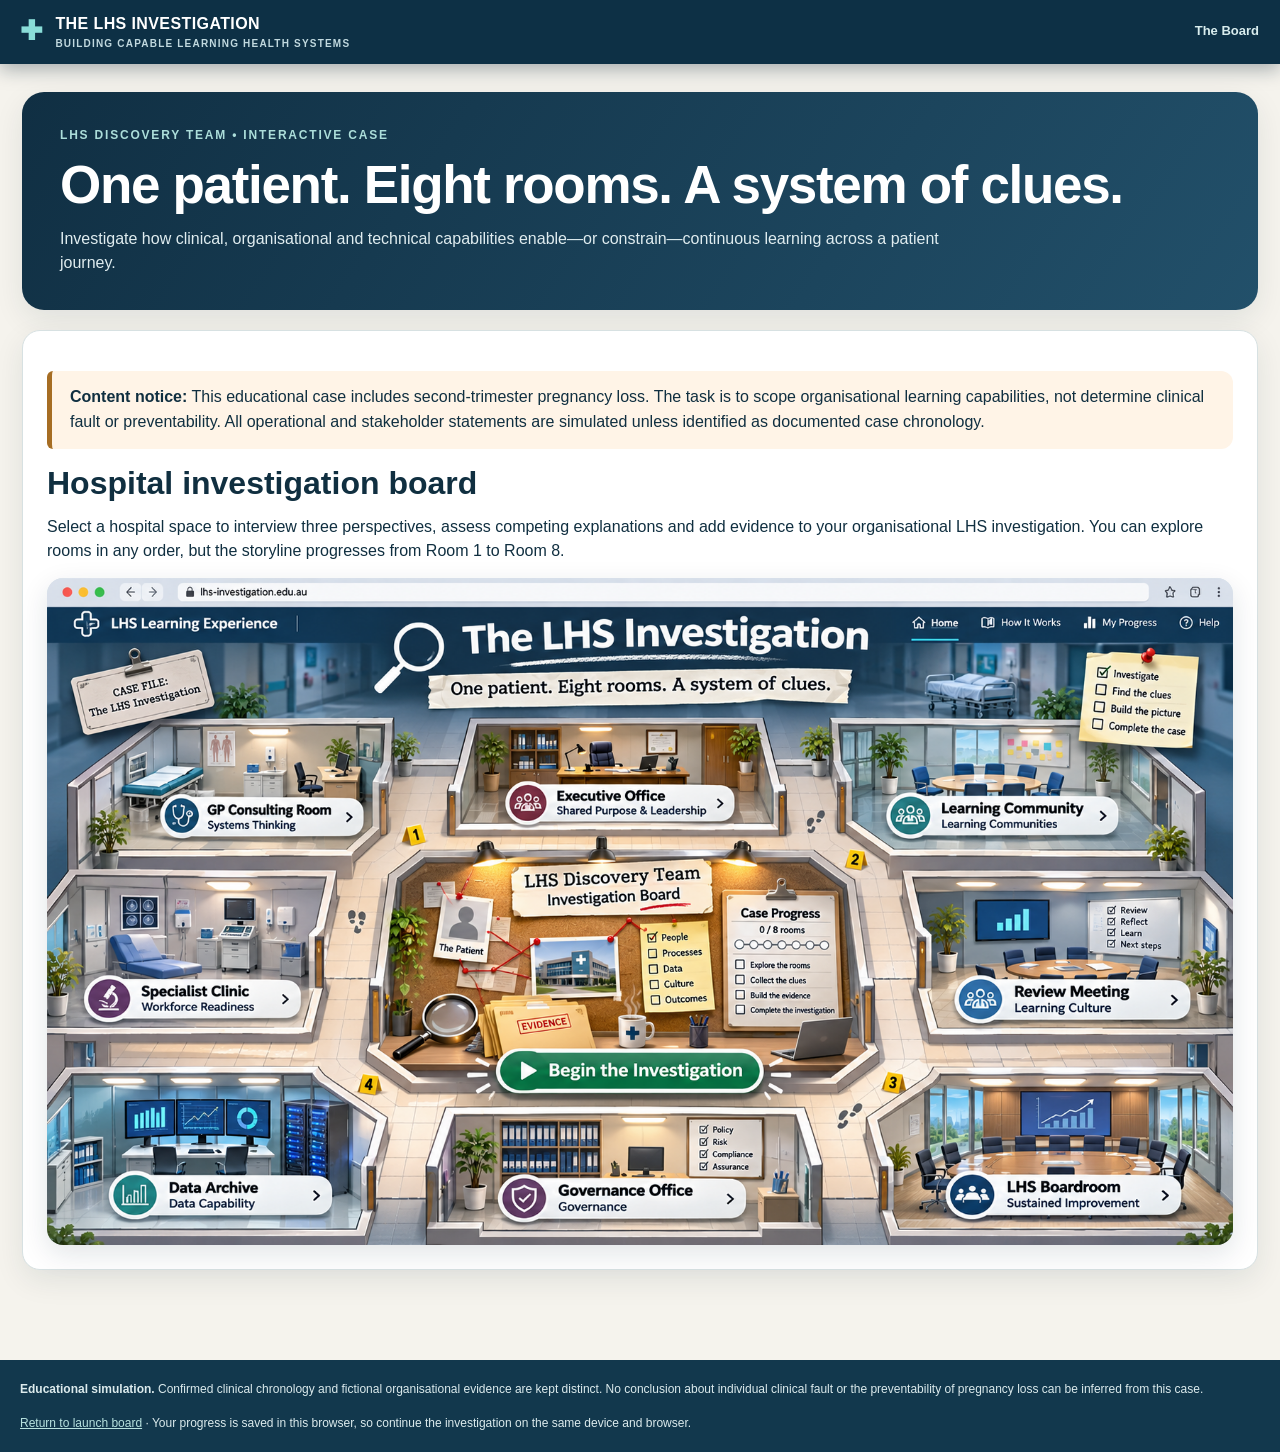
<file: index.html>
<!doctype html>
<html lang="en">
<head>
<meta charset="utf-8"><meta name="viewport" content="width=device-width,initial-scale=1">
<title>The LHS Investigation | Building Capable Learning Health Systems</title>
<meta name="description" content="Eight-room interactive Learning Health Systems discovery investigation and organisational readiness workshop.">
<link rel="stylesheet" href="styles.css">
<script defer src="room_data.js"></script><script defer src="app.js"></script>
</head><body>
<header class="topbar">
 <a href="#board" class="brand" aria-label="LHS Investigation home"><span class="brandmark">✚</span><span>THE LHS INVESTIGATION<small>Building Capable Learning Health Systems</small></span></a>
 <nav aria-label="Primary"><a href="#board">The Board</a></nav>
</header>
<div id="app" role="main"></div>
<footer class="footer"><div><b>Educational simulation.</b> Confirmed clinical chronology and fictional organisational evidence are kept distinct. No conclusion about individual clinical fault or the preventability of pregnancy loss can be inferred from this case.</div><div><a href="#board">Return to launch board</a> · Your progress is saved in this browser, so continue the investigation on the same device and browser.</div></footer>
</body></html>
</file>
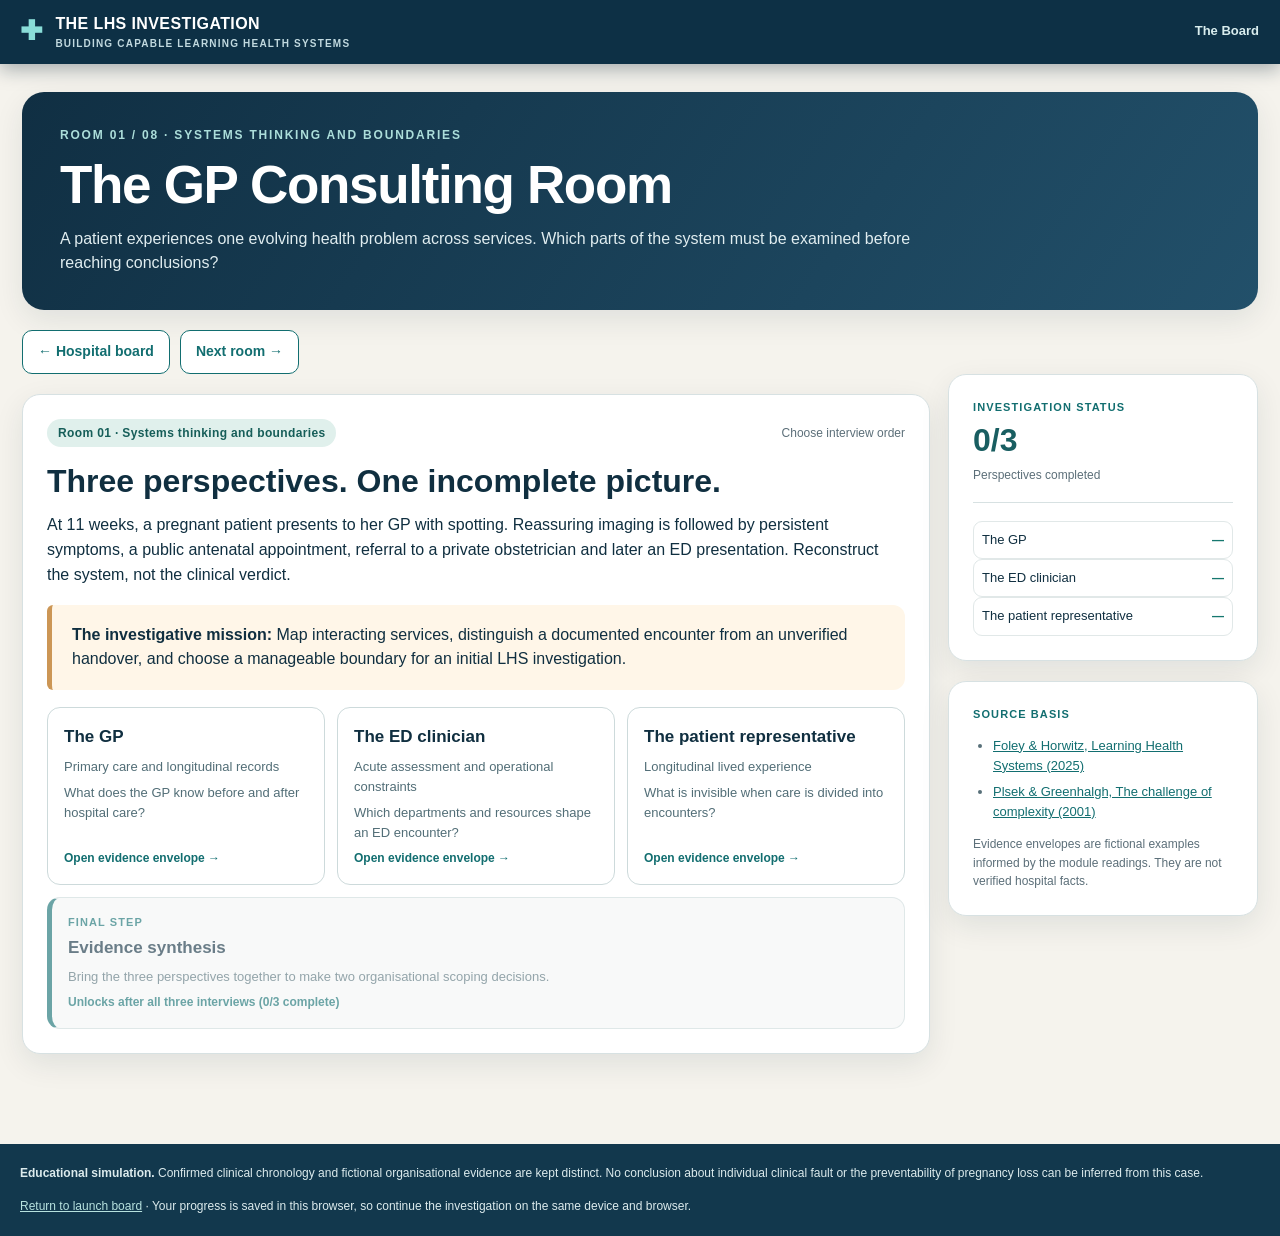
<file: Room_01_GP_Consulting_Room_Interactive.html>
<!doctype html><html lang="en"><head><meta charset="utf-8"><meta name="viewport" content="width=device-width, initial-scale=1"><meta http-equiv="refresh" content="0;url=index.html#room-1"><title>Room 01 — The GP Consulting Room</title></head><body><p>Opening Room 01: The GP Consulting Room in the LHS investigation.</p><p><a href="index.html#room-1">Open this room</a></p></body></html>
</file>
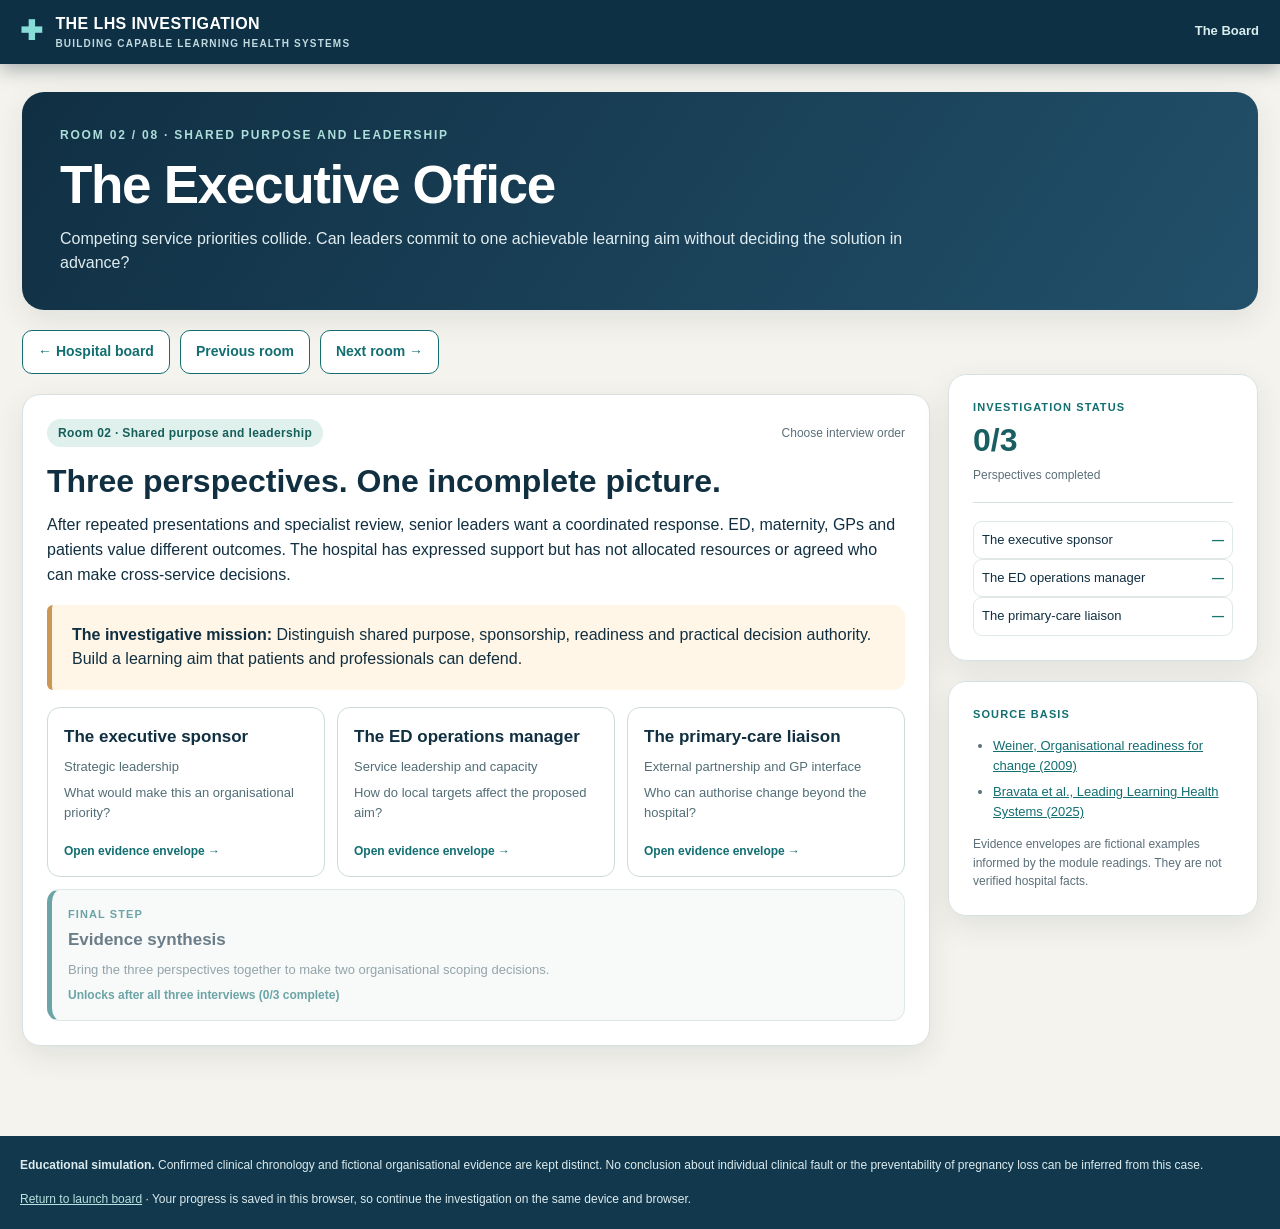
<file: Room_02_Executive_Office_Interactive.html>
<!doctype html><html lang="en"><head><meta charset="utf-8"><meta name="viewport" content="width=device-width, initial-scale=1"><meta http-equiv="refresh" content="0;url=index.html#room-2"><title>Room 02 — The Executive Office</title></head><body><p>Opening Room 02: The Executive Office in the LHS investigation.</p><p><a href="index.html#room-2">Open this room</a></p></body></html>
</file>
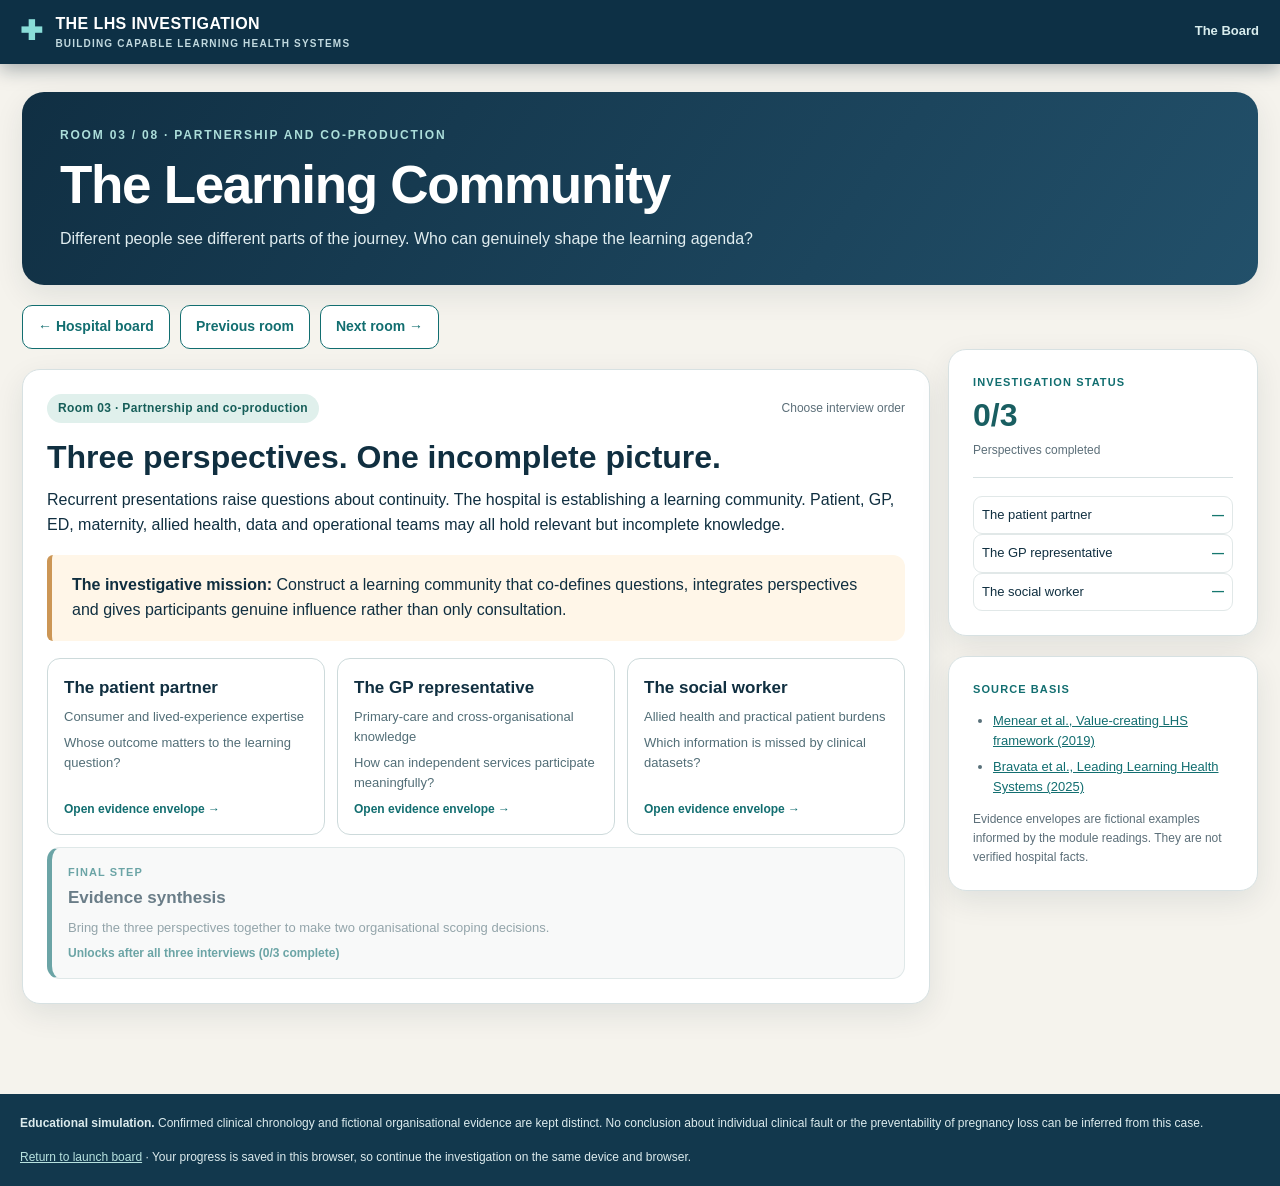
<file: Room_03_Learning_Community_Interactive.html>
<!doctype html><html lang="en"><head><meta charset="utf-8"><meta name="viewport" content="width=device-width, initial-scale=1"><meta http-equiv="refresh" content="0;url=index.html#room-3"><title>Room 03 — The Learning Community</title></head><body><p>Opening Room 03: The Learning Community in the LHS investigation.</p><p><a href="index.html#room-3">Open this room</a></p></body></html>
</file>
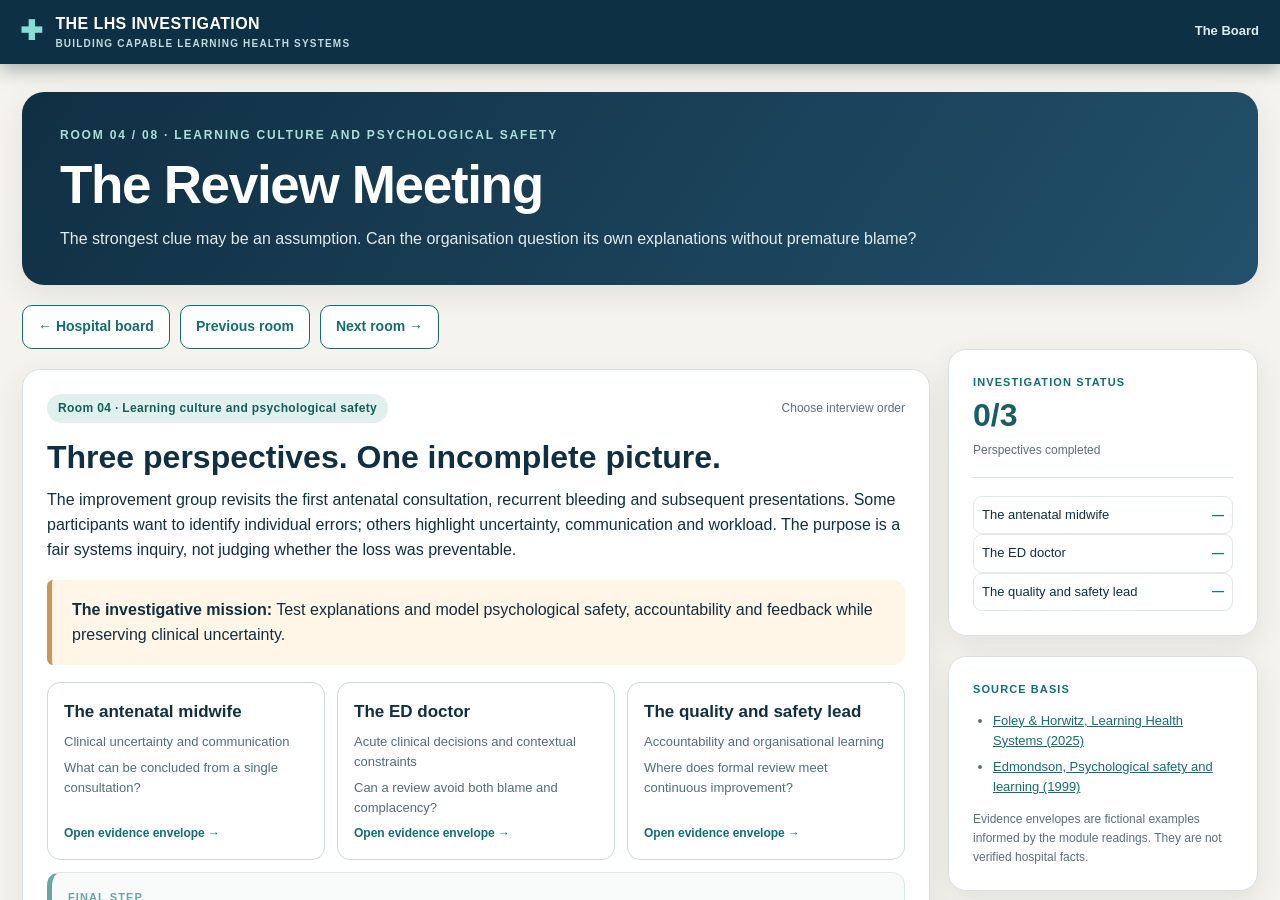
<file: Room_04_Review_Meeting_Interactive.html>
<!doctype html><html lang="en"><head><meta charset="utf-8"><meta name="viewport" content="width=device-width, initial-scale=1"><meta http-equiv="refresh" content="0;url=index.html#room-4"><title>Room 04 — The Review Meeting</title></head><body><p>Opening Room 04: The Review Meeting in the LHS investigation.</p><p><a href="index.html#room-4">Open this room</a></p></body></html>
</file>
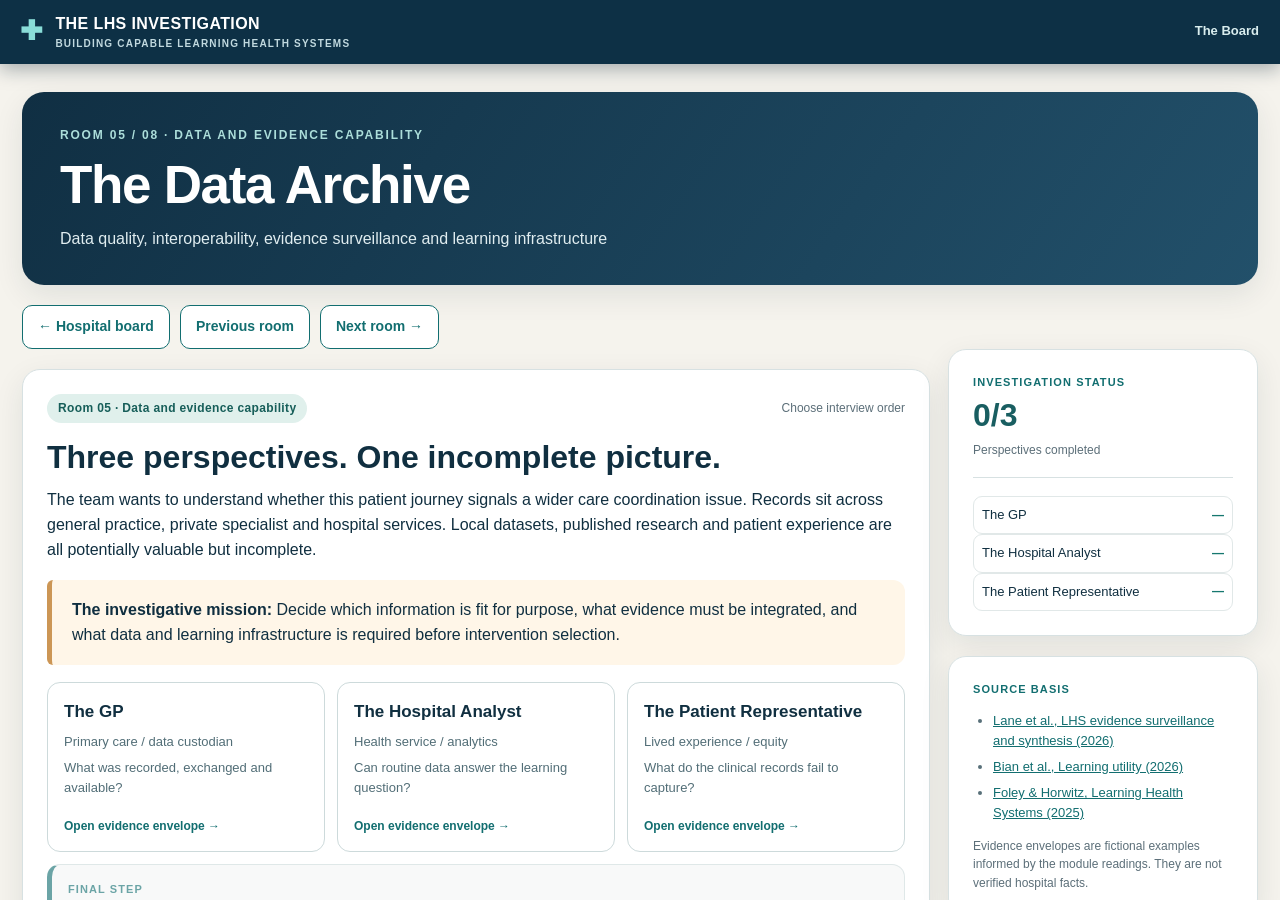
<file: Room_05_Data_Archive_Interactive.html>
<!doctype html><html lang="en"><head><meta charset="utf-8"><meta name="viewport" content="width=device-width, initial-scale=1"><meta http-equiv="refresh" content="0;url=index.html#room-5"><title>Room 05 — The Data Archive</title></head><body><p>Opening Room 05: The Data Archive in the LHS investigation.</p><p><a href="index.html#room-5">Open this room</a></p></body></html>
</file>
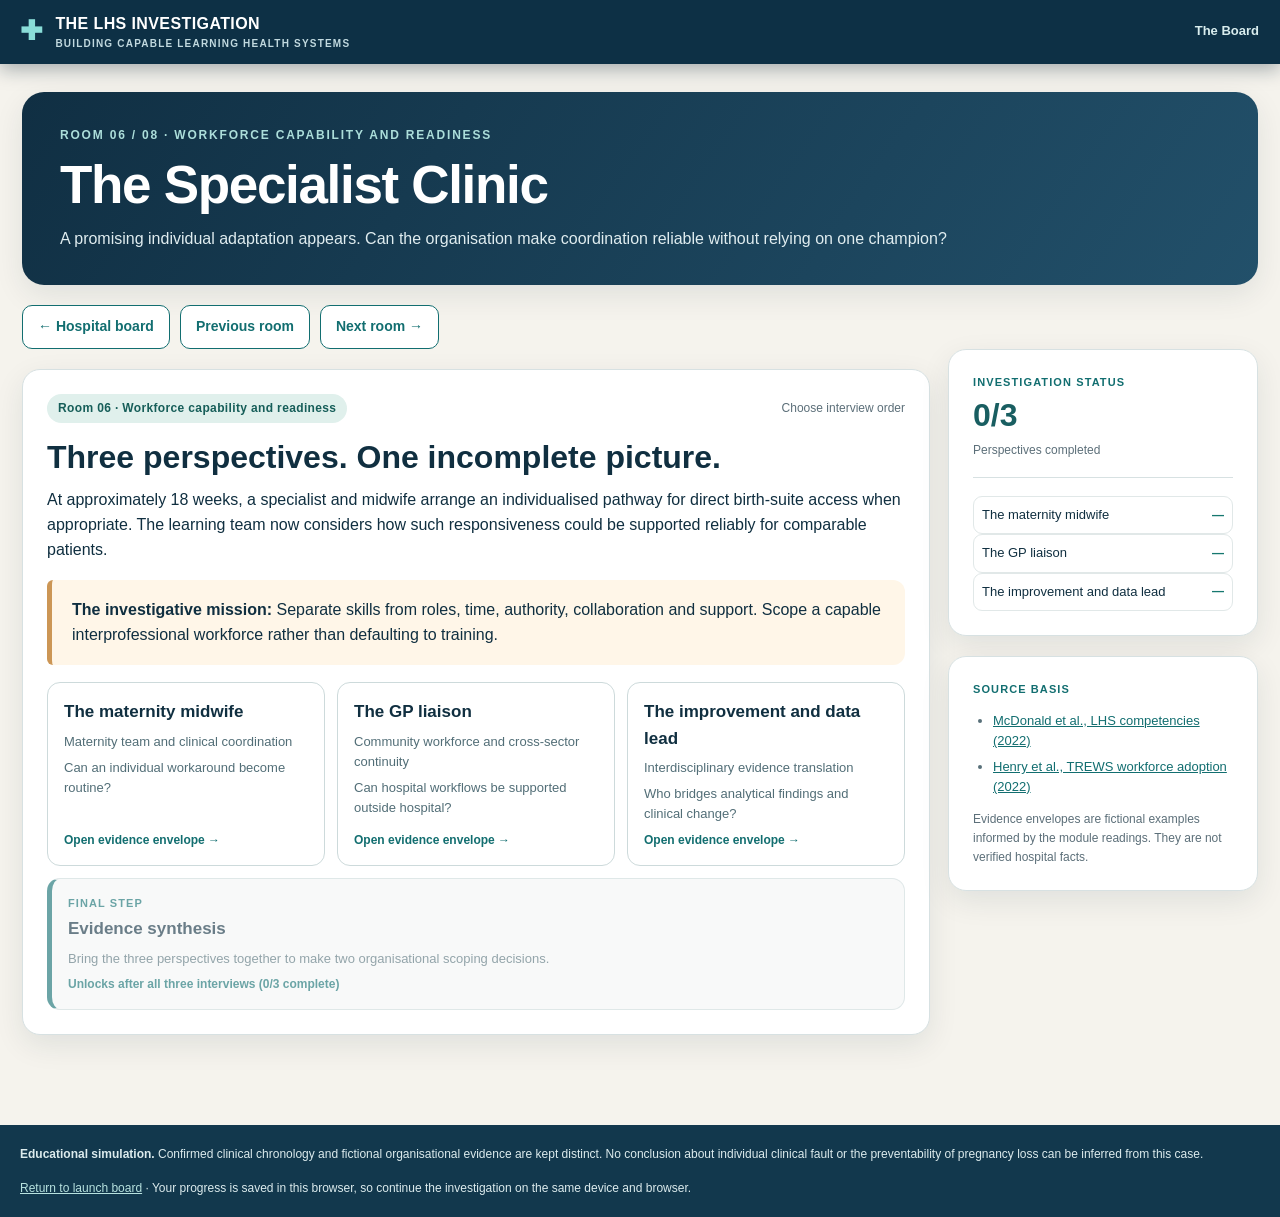
<file: Room_06_Specialist_Clinic_Interactive.html>
<!doctype html><html lang="en"><head><meta charset="utf-8"><meta name="viewport" content="width=device-width, initial-scale=1"><meta http-equiv="refresh" content="0;url=index.html#room-6"><title>Room 06 — The Specialist Clinic</title></head><body><p>Opening Room 06: The Specialist Clinic in the LHS investigation.</p><p><a href="index.html#room-6">Open this room</a></p></body></html>
</file>
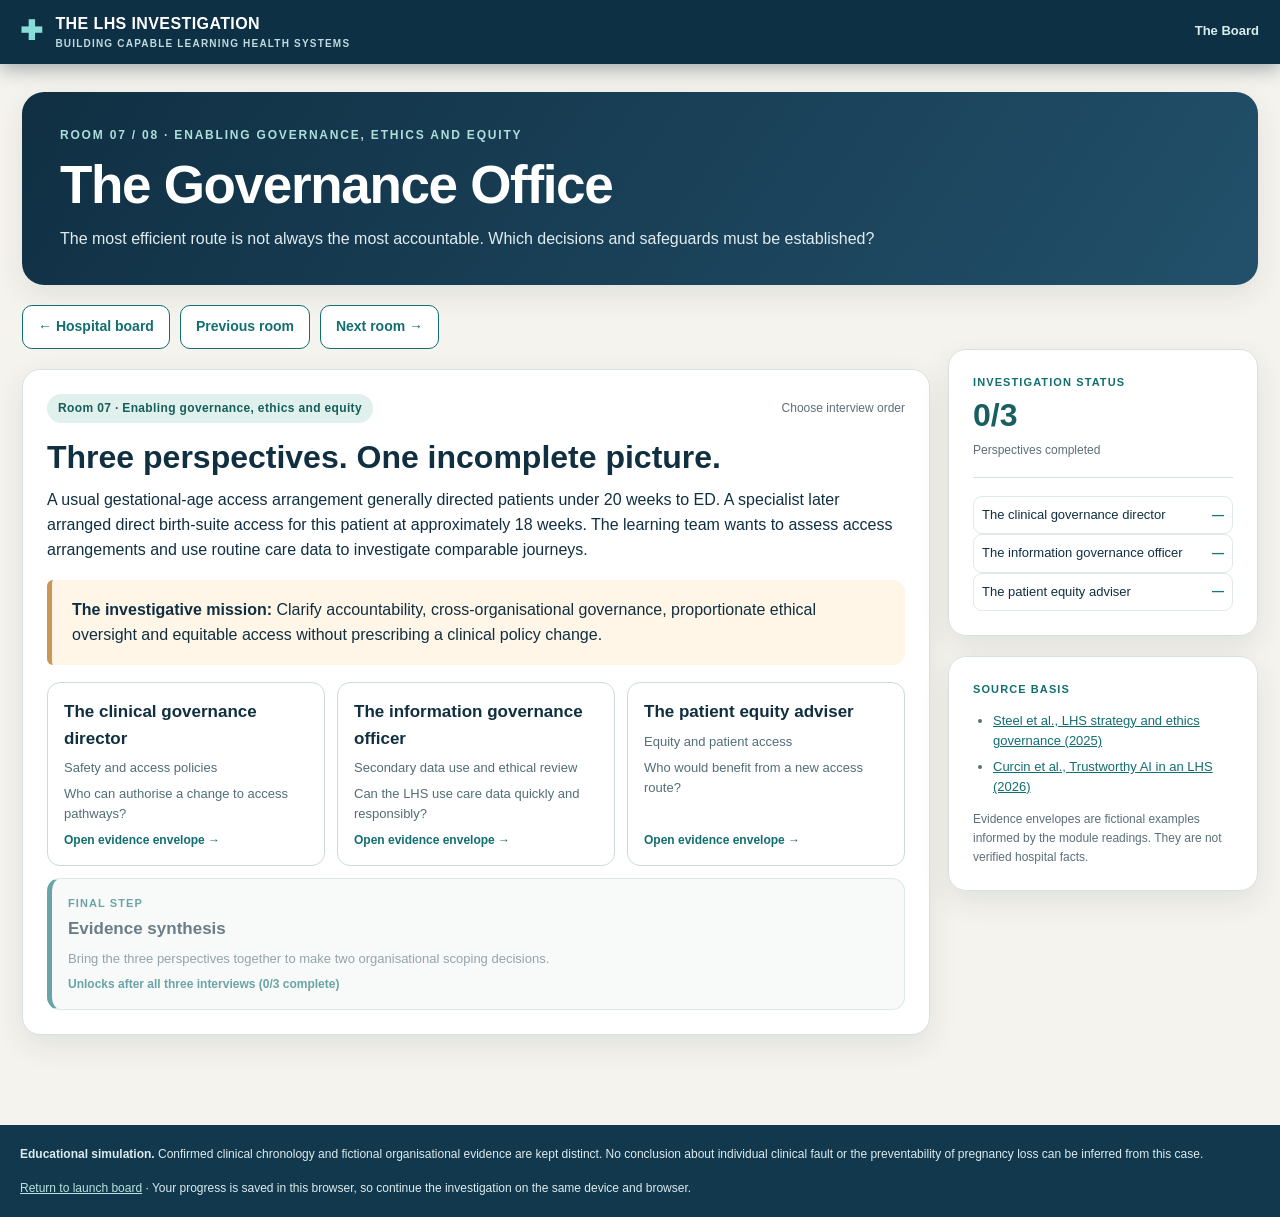
<file: Room_07_Governance_Office_Interactive.html>
<!doctype html><html lang="en"><head><meta charset="utf-8"><meta name="viewport" content="width=device-width, initial-scale=1"><meta http-equiv="refresh" content="0;url=index.html#room-7"><title>Room 07 — The Governance Office</title></head><body><p>Opening Room 07: The Governance Office in the LHS investigation.</p><p><a href="index.html#room-7">Open this room</a></p></body></html>
</file>
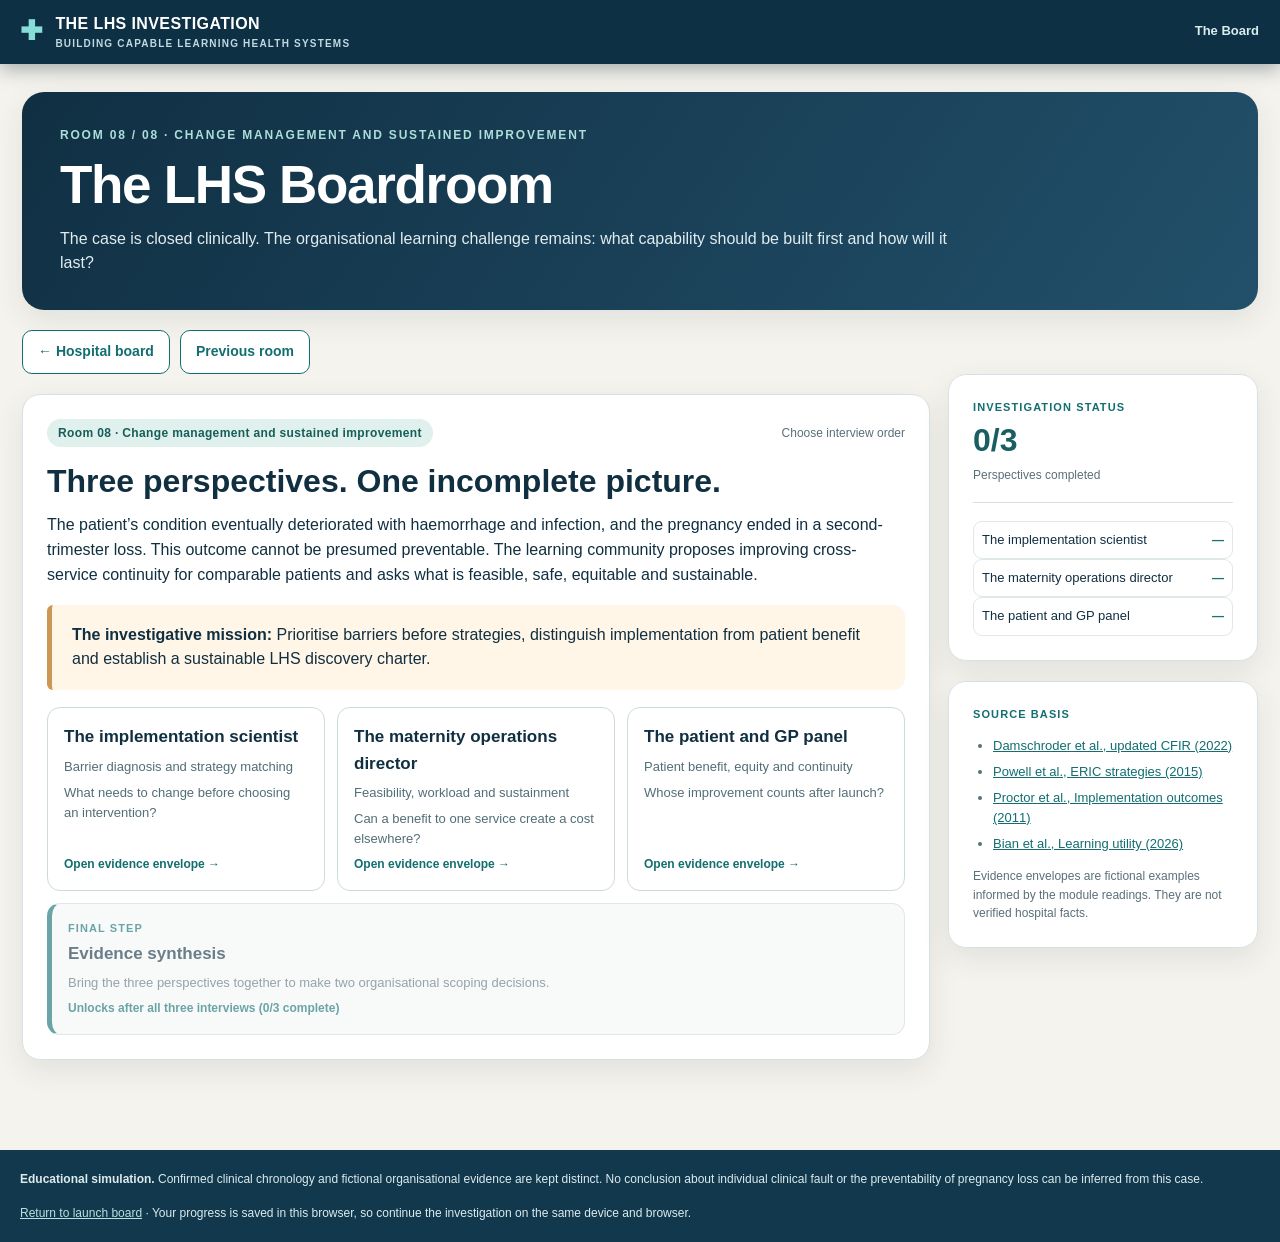
<file: Room_08_LHS_Boardroom_Interactive.html>
<!doctype html><html lang="en"><head><meta charset="utf-8"><meta name="viewport" content="width=device-width, initial-scale=1"><meta http-equiv="refresh" content="0;url=index.html#room-8"><title>Room 08 — The LHS Boardroom</title></head><body><p>Opening Room 08: The LHS Boardroom in the LHS investigation.</p><p><a href="index.html#room-8">Open this room</a></p></body></html>
</file>
<file: styles.css>
:root{--ink:#102f40;--navy:#0c2d42;--teal:#126e70;--mint:#e7f4f1;--gold:#a66d23;--paper:#f5f3ed;--white:#fff;--muted:#5c6f79;--rule:#d7e1e2;--lavender:#f0edf9;--rose:#fcf1f0;--shadow:0 10px 30px rgba(12,43,55,.09)}*{box-sizing:border-box}html{scroll-behavior:smooth}body{margin:0;background:var(--paper);color:var(--ink);font-family:Segoe UI,Inter,Arial,sans-serif;line-height:1.55;font-size:16px}a{color:var(--teal)}.topbar{background:#0d3045;color:#fff;display:flex;align-items:center;justify-content:space-between;gap:24px;padding:14px max(calc((100vw - 1280px)/2),20px);position:sticky;z-index:100;top:0;box-shadow:0 5px 18px #0c26345a}.brand{display:flex;align-items:center;text-decoration:none;color:white;gap:12px;font-weight:850;font-size:16px;line-height:1.1;letter-spacing:.025em}.brandmark{font-size:27px;color:#89ddd8}.brand small{display:block;color:#c1d9df;font-size:10px;text-transform:uppercase;letter-spacing:.12em;margin-top:5px}.topbar nav{display:flex;gap:16px;flex-wrap:wrap}.topbar nav a{color:#d9edee;font-size:13px;text-decoration:none;border-bottom:2px solid transparent;padding:7px 1px;font-weight:650}.topbar nav a:hover,.topbar nav a:focus-visible{border-color:#55c6c1;color:#fff}.app-shell{max-width:1280px;margin:0 auto;padding:28px 22px 70px}.hero{border-radius:22px;overflow:hidden;background:linear-gradient(125deg,#102f43,#22506a);padding:34px 38px;color:#fff;box-shadow:var(--shadow);margin-bottom:20px}.hero .eyebrow{color:#acdeda;letter-spacing:.15em;font-size:12px;font-weight:800;text-transform:uppercase}.hero h1{font-size:clamp(30px,4.4vw,53px);letter-spacing:-.025em;line-height:1.13;margin:10px 0 12px}.hero p{max-width:900px;margin:0;color:#e0edf0}.paper{background:#fff;border:1px solid var(--rule);box-shadow:var(--shadow);border-radius:18px;padding:24px;margin:20px 0}.paper h2{font-size:clamp(23px,3vw,32px);line-height:1.18;margin:0 0 12px}.paper h3{font-size:19px;line-height:1.25;margin:20px 0 10px}.paper p{margin:8px 0 14px}.paper p:last-child{margin-bottom:0}.note{border-left:5px solid var(--teal);padding:14px 18px;background:var(--mint);border-radius:6px 12px 12px 6px;margin:14px 0}.notice{border-left:5px solid var(--gold);background:#fff4e7;padding:14px 18px;border-radius:6px 12px 12px 6px;margin:16px 0}.tiny{font-size:12px;color:var(--muted)}.muted{color:var(--muted)}.caps{font-size:11px;font-weight:850;text-transform:uppercase;letter-spacing:.1em;color:var(--teal)}.sublabel{font-weight:750;margin:0 0 6px;font-size:14px}.tag{font-size:12px;letter-spacing:.03em;color:#165e59;background:#e0f0ec;border-radius:100px;padding:5px 11px;font-weight:750;display:inline-flex}.tag.secondary{background:#f1eaf9;color:#543270}.tag.warn{background:#fcf0da;color:#865911}.spacer{height:10px}.board-wrap{max-width:100%;aspect-ratio:1648 / 927;position:relative;border-radius:16px;overflow:hidden;background:#dce8eb;box-shadow:0 9px 28px #0d2c3a1f}.board-wrap img{width:100%;height:100%;object-fit:fill;display:block}.hotspot{position:absolute;text-decoration:none;border-radius:16px;display:flex;justify-content:center;align-items:center;outline:none}.hotspot:focus-visible,.hotspot:hover{box-shadow:inset 0 0 0 4px #27c9be,0 0 0 5px #27c9be60;background:#126e7030}.hotspot .tip{position:absolute;background:#073146ee;color:white;padding:8px 12px;border-radius:10px;bottom:100%;left:50%;transform:translateX(-50%);min-width:160px;text-align:center;font-size:12px;opacity:0;pointer-events:none;transition:.15s;line-height:1.25}.hotspot:hover .tip,.hotspot:focus-visible .tip{opacity:1}.room-list{display:grid;grid-template-columns:repeat(4,1fr);gap:14px}.room-tile{display:flex;flex-direction:column;text-decoration:none;background:#fff;border:1px solid #cfdcdd;border-radius:14px;padding:17px;box-shadow:0 4px 12px #123c4610;min-height:152px}.room-tile:hover,.room-tile:focus-visible{border-color:#187e77;box-shadow:0 8px 22px #0e777a1f;outline:2px solid #8bd3ce}.room-tile b{font-size:18px;line-height:1.2;color:#14394c;margin:8px 0 3px}.room-tile .num{font-size:11px;text-transform:uppercase;letter-spacing:.08em;font-weight:850;color:var(--teal)}.room-tile .desc{font-size:12px;color:var(--muted)}.room-tile .status{margin-top:auto;padding-top:11px;font-size:12px;font-weight:800;color:#177f74}.twocol{display:grid;grid-template-columns:minmax(0,1fr) 310px;gap:18px}.aside{position:sticky;top:85px;align-self:start}.aside .paper{margin-top:0}.perspectives{display:grid;grid-template-columns:repeat(3,1fr);gap:12px}.perspective{padding:16px;border-radius:13px;border:1px solid #cddadb;background:#fff;text-align:left;color:var(--ink);cursor:pointer;font:inherit;display:flex;flex-direction:column;gap:6px;min-height:170px}.perspective strong{font-size:17px}.perspective .desc{font-size:13px;color:#526e77}.perspective .state{margin-top:auto;font-size:12px;font-weight:850;color:var(--teal)}.perspective:hover,.perspective:focus-visible{outline:2px solid #69c3bc;border-color:#0c877f}.evidence{padding:18px 20px;background:#fff6e8;border-left:5px solid #cc9655;border-radius:6px 12px 12px 6px;margin:17px 0}.evidence strong{font-size:13px;color:#895b21;letter-spacing:.06em;text-transform:uppercase}.question{font-size:18px;font-weight:750;line-height:1.42;margin-top:10px}.choices{display:grid;gap:10px;margin:16px 0}.choice{display:flex;gap:11px;align-items:flex-start;padding:14px 16px;border-radius:12px;background:#fff;border:1px solid var(--rule);cursor:pointer}.choice input{margin-top:5px;accent-color:var(--teal)}.choice:has(input:checked){border-color:#188c7d;background:#f0faf7}.choice span{flex:1}.feedback{border-radius:12px;padding:16px 18px;background:var(--mint);border:1px solid #a7d7ca;margin-top:16px}.feedback.alternative{background:#fff8ec;border-color:#efd5a5}.feedback strong{font-size:16px}.feedback p{margin:8px 0}.btnrow{display:flex;gap:10px;flex-wrap:wrap;margin-top:18px;align-items:center}.btn{display:inline-flex;gap:7px;align-items:center;justify-content:center;text-decoration:none;border-radius:10px;border:1px solid var(--teal);background:var(--teal);color:#fff;font:inherit;font-size:14px;font-weight:800;padding:10px 15px;cursor:pointer}.btn.secondary{background:#fff;color:var(--teal)}.btn.light{background:#e9f5f2;color:#146a65;border-color:#a6d4ce}.btn:disabled{opacity:.46;cursor:not-allowed}.btn:hover:not(:disabled){filter:brightness(.95)}.btn:focus-visible,.field:focus-visible,.select:focus-visible{outline:3px solid #83bfed;outline-offset:2px}.field{width:100%;border:1px solid #b8cbce;border-radius:10px;background:#fff;padding:11px;font:inherit;resize:vertical;color:var(--ink)}textarea.field{min-height:86px}input.field{min-height:43px}.select{border:1px solid #b8cbce;border-radius:10px;background:#fff;padding:10px;font:inherit;min-width:190px;max-width:100%}.label{font-size:13px;font-weight:750;color:#284d5a;display:block;margin-bottom:5px}.grid2{display:grid;grid-template-columns:repeat(2,minmax(0,1fr));gap:14px}.qcard{border-radius:12px;background:#f6f9f9;border:1px solid #e0e9e9;padding:14px 16px;margin:12px 0}.qcard strong{display:block}.phase{display:flex;align-items:center;justify-content:space-between;gap:12px;flex-wrap:wrap;margin-bottom:16px}.phasebar{display:flex;gap:5px;max-width:230px;width:100%}.phasebar span{height:7px;background:#d7e7e3;border-radius:30px;flex:1}.phasebar span.on{background:#1b9b91}.crumb{padding:12px 14px;border:1px solid #dbe7e7;background:#f6fafa;border-radius:10px;margin:9px 0;font-size:13px}.crumb b{color:#165b60}.divider{height:1px;background:var(--rule);margin:18px 0}.progress{font-size:32px;font-weight:850;color:#195e61}.ref-list{font-size:13px;color:#587079;padding-left:20px}.ref-list li{margin:6px 0}.barlist{display:flex;flex-direction:column;gap:6px}.barline{display:flex;gap:10px;align-items:center;border:1px solid #e1e8e8;border-radius:9px;padding:8px}.barline span{flex:1;font-size:13px}.barline b{color:#16786f;font-size:12px}.workshop-steps{display:grid;grid-template-columns:repeat(4,1fr);gap:12px}.step{border:1px solid var(--rule);padding:16px;border-radius:13px;background:#fff}.step b{display:block;font-size:14px}.step small{color:var(--muted)}.evidence-cards{display:grid;grid-template-columns:repeat(2,1fr);gap:14px}.evidence-card{background:#fff;border:1px solid var(--rule);border-radius:13px;padding:18px}.evidence-card h3{margin:0 0 4px}.evidence-card .speaker{color:var(--muted);font-size:12px;margin:0 0 10px}.evidence-card p{font-size:14px}.criterion{background:#f7faf9;border:1px solid #d8e3e4;padding:16px;border-radius:14px;margin:12px 0}.criterion .c-head{display:flex;gap:12px;align-items:center;justify-content:space-between;flex-wrap:wrap}.rating-note{font-size:12px;color:var(--muted);margin-top:7px}.prompt-block{background:#eef6f5;border-radius:12px;padding:16px;margin:15px 0}.mini-dashboard{display:grid;grid-template-columns:repeat(4,1fr);gap:12px}.mini-stat{background:#f1f8f6;border:1px solid #d4e8e2;border-radius:13px;padding:13px;text-align:center}.mini-stat strong{display:block;font-size:23px;color:#175e60}.mini-stat span{font-size:11px;color:#526f77}.export-text{width:100%;min-height:360px;border:1px solid #c8d8dc;border-radius:12px;font-family:ui-monospace,Consolas,monospace;font-size:12px;line-height:1.45;padding:16px;background:#fbfdfd;color:#254450}.footer{background:#12384d;color:#dcebed;padding:20px max(calc((100vw - 1280px)/2),20px);font-size:12px;line-height:1.55;display:flex;flex-wrap:wrap;justify-content:space-between;gap:15px}.footer a{color:#b7e2df}.hidden{display:none!important}.perspective:disabled{cursor:not-allowed;opacity:.62;background:#f4f6f6}.perspective:disabled:hover{outline:none;border-color:#cddadb}.synthesis-panel{grid-column:1/-1;min-height:0;border-left:5px solid var(--teal)}.synthesis-panel .caps{margin-bottom:-2px}.decision{border-top:1px solid var(--rule);margin-top:22px;padding-top:18px;scroll-margin-top:90px}.decision h3{margin-top:14px}.locked-decision{opacity:.8}.result{border:1px solid var(--rule);border-radius:12px;padding:14px 16px;margin:10px 0;background:#fff}.result.best{border-color:#a7d7ca;background:var(--mint)}.result.mine{border-color:#efd5a5;background:#fff8ec}.result-tags{display:flex;gap:6px;flex-wrap:wrap;margin-bottom:8px}.paper .result-text{margin:0 0 6px;font-weight:650}.paper .result-feedback{margin:0;font-size:14px;color:#3f5a64}.paper .develops{font-size:14px;margin-top:12px}@media(max-width:1100px){.room-list{grid-template-columns:repeat(2,1fr)}.twocol{grid-template-columns:minmax(0,1fr)}.aside{position:static}.workshop-steps{grid-template-columns:repeat(2,1fr)}}@media(max-width:750px){.topbar{position:static;align-items:flex-start;flex-direction:column;gap:6px}.topbar nav{gap:10px}.app-shell{padding:14px 12px 42px}.hero{padding:24px}.paper{padding:17px}.room-list,.perspectives,.evidence-cards,.grid2{grid-template-columns:1fr}.mini-dashboard{grid-template-columns:repeat(2,1fr)}.board-wrap{border-radius:9px}.hotspot .tip{display:none}}@media print{.topbar,.btn,.btnrow,.footer,.board-wrap,.room-list{display:none!important}.paper{box-shadow:none;break-inside:avoid}.app-shell{padding:0}.hero{background:none;color:#111;border:1px solid #ccc}}
</file>
